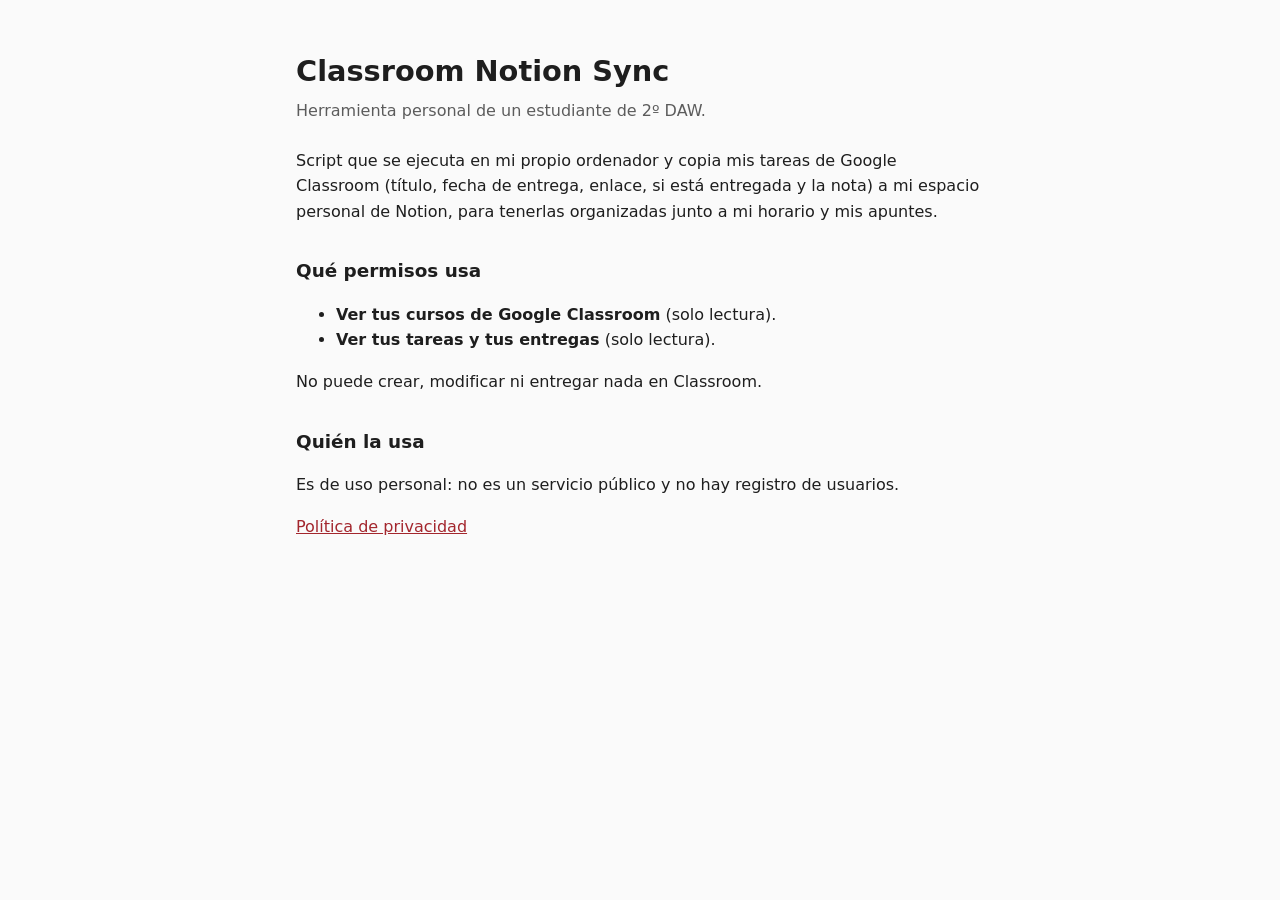
<file: classroom-sync/index.html>
<!doctype html>
<html lang="es">
<head>
<meta charset="utf-8">
<meta name="viewport" content="width=device-width, initial-scale=1">
<meta http-equiv="Content-Security-Policy" content="default-src 'none'; style-src 'self'; base-uri 'none'; form-action 'none'">
<meta name="referrer" content="no-referrer">
<title>Classroom Notion Sync</title>
<link rel="stylesheet" href="doc.css">
</head>
<body>
<main>
  <h1>Classroom Notion Sync</h1>
  <p class="sub">Herramienta personal de un estudiante de 2º DAW.</p>

  <p>Script que se ejecuta en mi propio ordenador y copia mis tareas de Google Classroom
  (título, fecha de entrega, enlace, si está entregada y la nota) a mi espacio personal de Notion,
  para tenerlas organizadas junto a mi horario y mis apuntes.</p>

  <h2>Qué permisos usa</h2>
  <ul>
    <li><strong>Ver tus cursos de Google Classroom</strong> (solo lectura).</li>
    <li><strong>Ver tus tareas y tus entregas</strong> (solo lectura).</li>
  </ul>
  <p>No puede crear, modificar ni entregar nada en Classroom.</p>

  <h2>Quién la usa</h2>
  <p>Es de uso personal: no es un servicio público y no hay registro de usuarios.</p>

  <p><a href="privacidad.html">Política de privacidad</a></p>
</main>
</body>
</html>
</file>
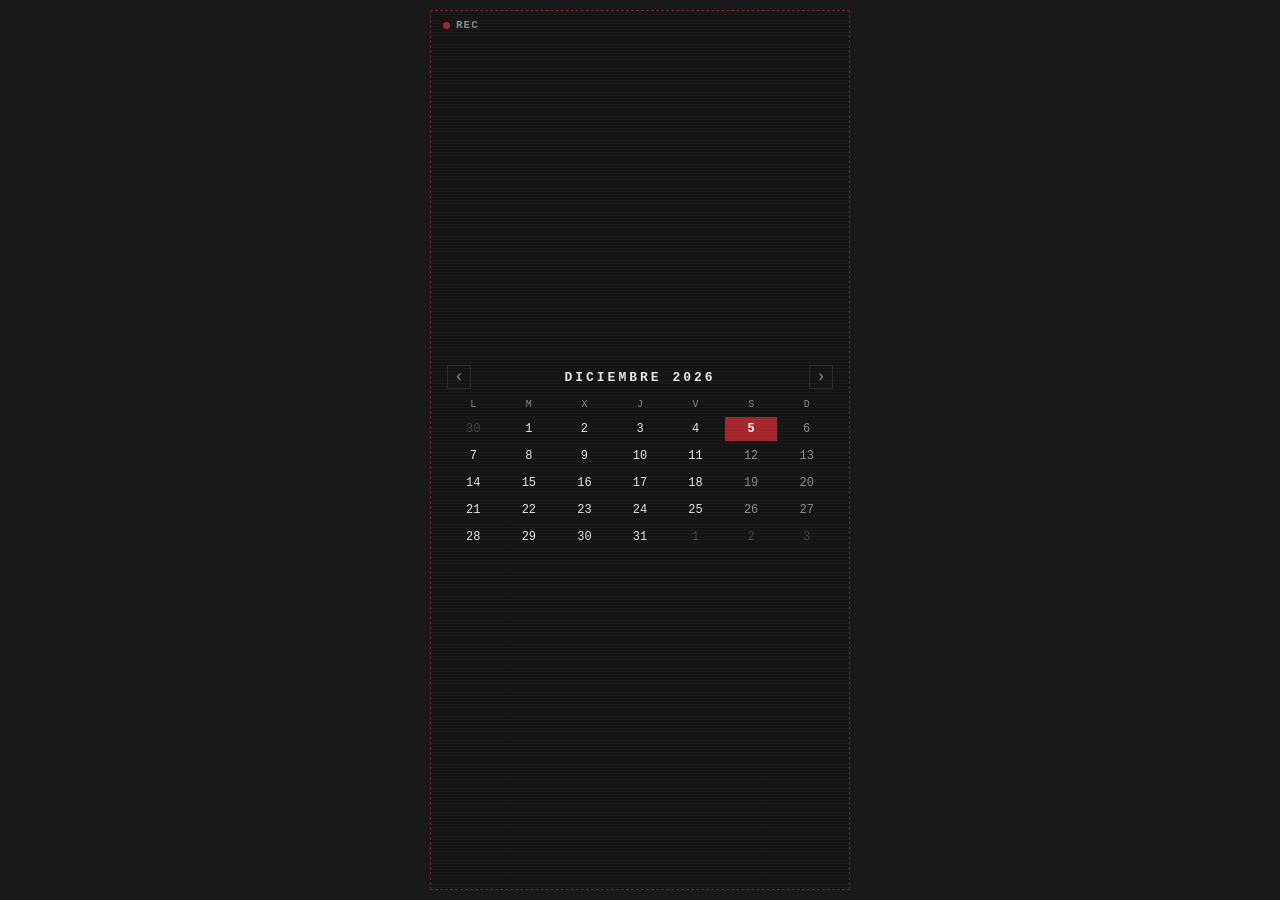
<file: calendario.html>
<!doctype html>
<html lang="es">
<head>
<meta charset="utf-8">
<meta name="viewport" content="width=device-width, initial-scale=1">
<meta http-equiv="Content-Security-Policy" content="default-src 'none'; style-src 'self'; script-src 'self'; base-uri 'none'; form-action 'none'">
<meta name="referrer" content="no-referrer">
<title>Mini calendario</title>
<link rel="stylesheet" href="widget.css">
<link rel="stylesheet" href="calendario.css">
<script src="theme.js"></script>
</head>
<body>
<div class="card">
  <div class="rec"><i></i>REC</div>
  <div class="head">
    <button id="prev" aria-label="Mes anterior">‹</button>
    <h1 id="title">—</h1>
    <button id="next" aria-label="Mes siguiente">›</button>
  </div>
  <div class="grid" id="grid"></div>
</div>
<script src="calendario.js"></script>
</body>
</html>
</file>
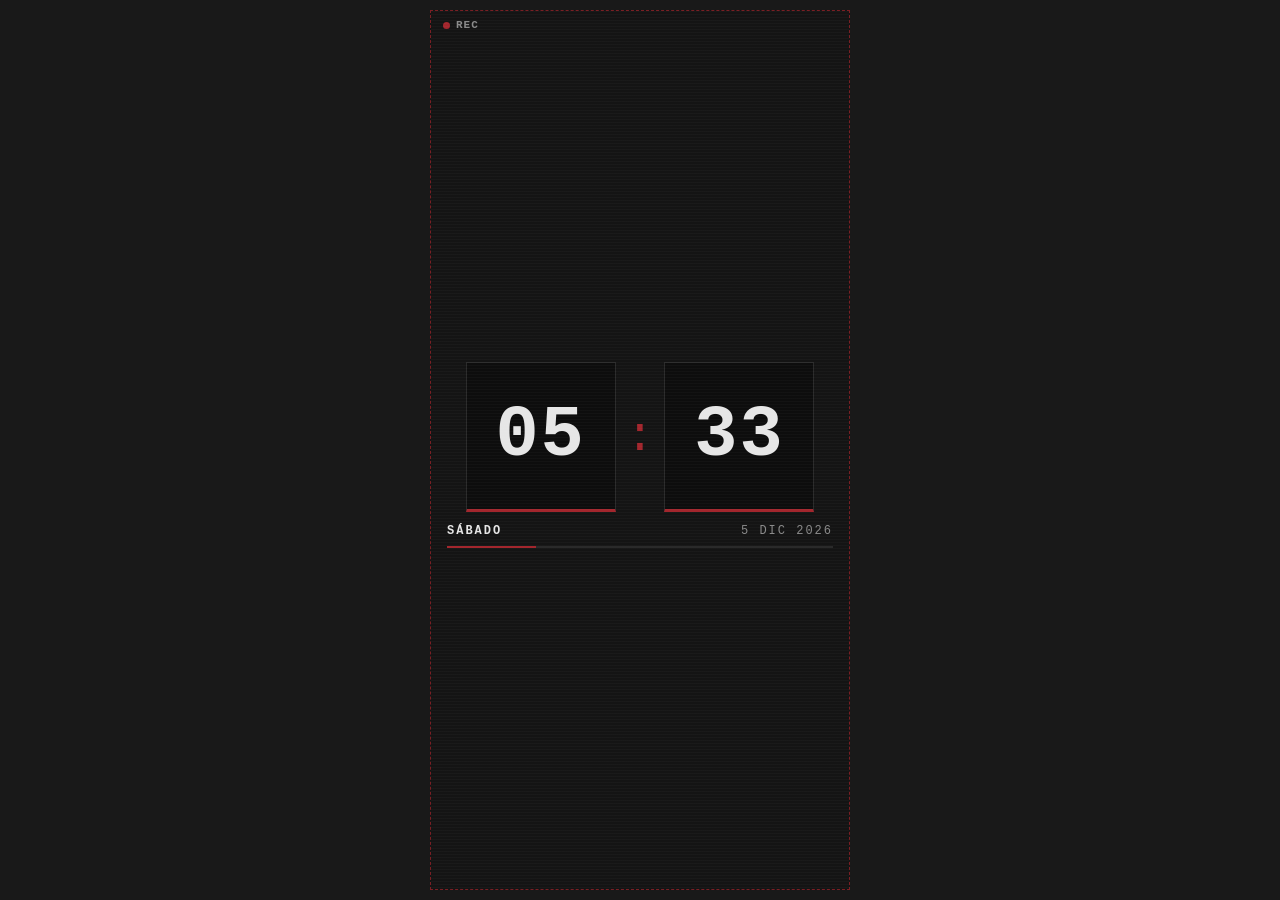
<file: reloj.html>
<!doctype html>
<html lang="es">
<head>
<meta charset="utf-8">
<meta name="viewport" content="width=device-width, initial-scale=1">
<meta http-equiv="Content-Security-Policy" content="default-src 'none'; style-src 'self'; script-src 'self'; base-uri 'none'; form-action 'none'">
<meta name="referrer" content="no-referrer">
<title>Reloj</title>
<link rel="stylesheet" href="widget.css">
<link rel="stylesheet" href="reloj.css">
<script src="theme.js"></script>
</head>
<body>
<div class="card">
  <div class="rec"><i></i>REC</div>
  <div class="clock">
    <div class="digit" id="hh">00</div>
    <div class="colon">:</div>
    <div class="digit" id="mm">00</div>
  </div>
  <div class="meta"><b id="day">—</b><span id="date">—</span></div>
  <div class="bar"><span id="progress"></span></div>
</div>
<script src="reloj.js"></script>
</body>
</html>
</file>
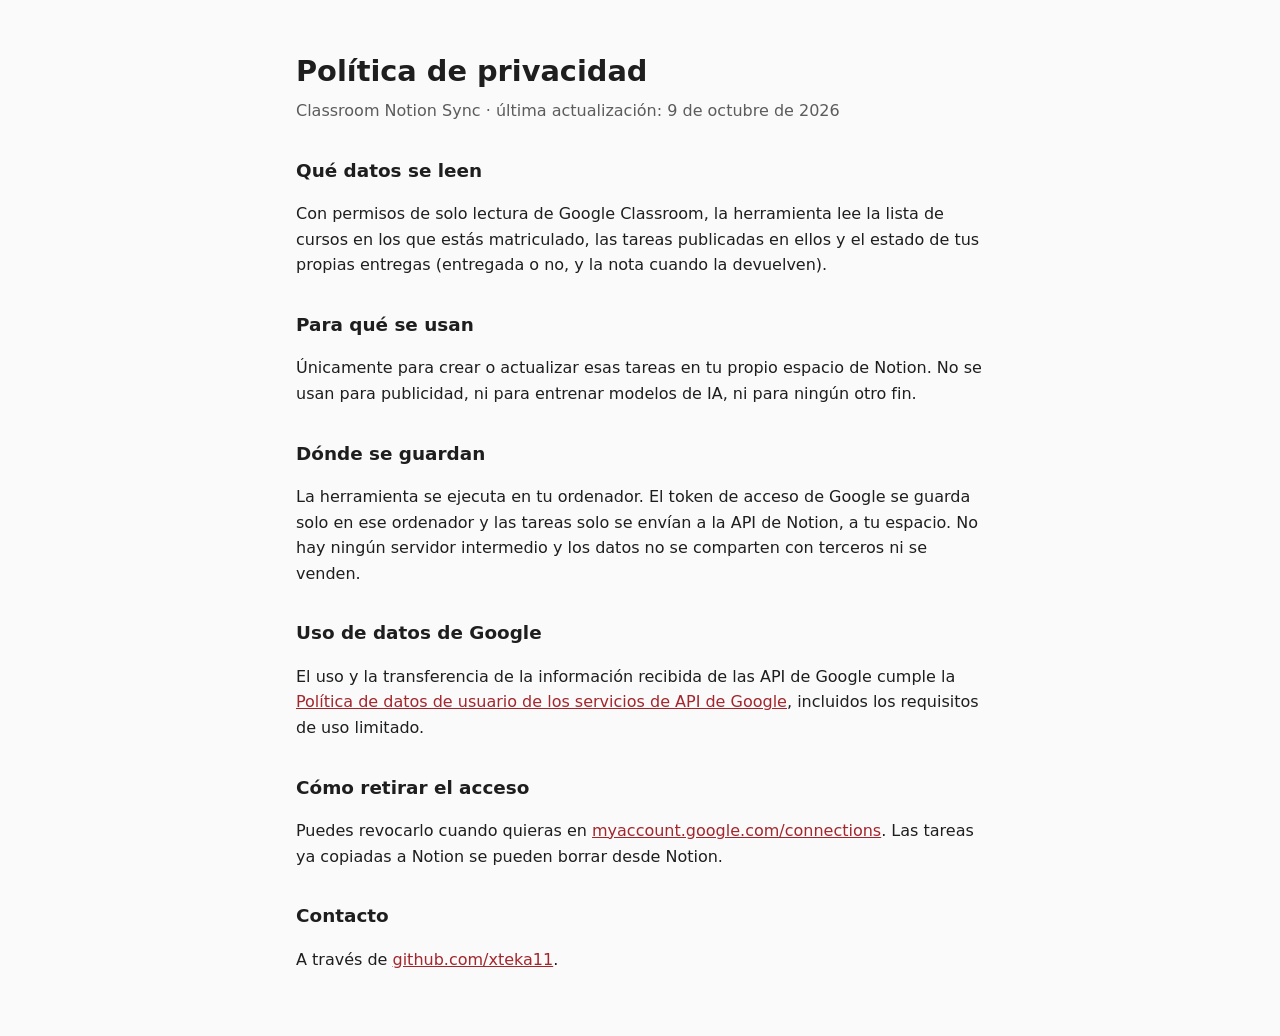
<file: classroom-sync/privacidad.html>
<!doctype html>
<html lang="es">
<head>
<meta charset="utf-8">
<meta name="viewport" content="width=device-width, initial-scale=1">
<meta http-equiv="Content-Security-Policy" content="default-src 'none'; style-src 'self'; base-uri 'none'; form-action 'none'">
<meta name="referrer" content="no-referrer">
<title>Privacidad · Classroom Notion Sync</title>
<link rel="stylesheet" href="doc.css">
</head>
<body>
<main>
  <h1>Política de privacidad</h1>
  <p class="sub">Classroom Notion Sync · última actualización: 9 de octubre de 2026</p>

  <h2>Qué datos se leen</h2>
  <p>Con permisos de solo lectura de Google Classroom, la herramienta lee la lista de cursos en los que
  estás matriculado, las tareas publicadas en ellos y el estado de tus propias entregas (entregada o no, y la nota
  cuando la devuelven).</p>

  <h2>Para qué se usan</h2>
  <p>Únicamente para crear o actualizar esas tareas en tu propio espacio de Notion. No se usan para publicidad,
  ni para entrenar modelos de IA, ni para ningún otro fin.</p>

  <h2>Dónde se guardan</h2>
  <p>La herramienta se ejecuta en tu ordenador. El token de acceso de Google se guarda solo en ese ordenador
  y las tareas solo se envían a la API de Notion, a tu espacio. No hay ningún servidor intermedio
  y los datos no se comparten con terceros ni se venden.</p>

  <h2>Uso de datos de Google</h2>
  <p>El uso y la transferencia de la información recibida de las API de Google cumple la
  <a href="https://developers.google.com/terms/api-services-user-data-policy">Política de datos de usuario de los servicios de API de Google</a>,
  incluidos los requisitos de uso limitado.</p>

  <h2>Cómo retirar el acceso</h2>
  <p>Puedes revocarlo cuando quieras en
  <a href="https://myaccount.google.com/connections">myaccount.google.com/connections</a>.
  Las tareas ya copiadas a Notion se pueden borrar desde Notion.</p>

  <h2>Contacto</h2>
  <p>A través de <a href="https://github.com/xteka11">github.com/xteka11</a>.</p>
</main>
</body>
</html>
</file>
<file: classroom-sync/doc.css>
:root {
  --bg: #fafafa;
  --text: #1e1e1e;
  --muted: #5c5c5c;
  --accent: #a3262d;
}
@media (prefers-color-scheme: dark) {
  :root { --bg: #191919; --text: #e6e6e6; --muted: #9a9a9a; --accent: #d0474f; }
}
* { box-sizing: border-box; }
body {
  margin: 0;
  background: var(--bg);
  color: var(--text);
  font: 16px/1.6 system-ui, -apple-system, "Segoe UI", sans-serif;
}
main { max-width: 720px; margin: 0 auto; padding: 48px 16px; }
h1 { font-size: 1.8rem; margin: 0 0 4px; }
h2 { font-size: 1.15rem; margin: 32px 0 8px; }
p, li { color: var(--text); }
.sub { color: var(--muted); margin: 0 0 24px; }
a { color: var(--accent); }
</file>
<file: widget.css>
/* Tema por defecto: rojo burdeos. ?t=morado cambia a morado. */
:root {
  --bg: #191919;
  --card: #141414;
  --text: #e6e6e6;
  --muted: #8a8a8a;
  --line: #2a2a2a;
  --accent: #a3262d;
  --accent-soft: #7a1f24;
}
:root[data-theme="morado"] {
  --accent: #8e4fc4;
  --accent-soft: #4f2a73;
}

* { box-sizing: border-box; margin: 0; padding: 0; }

html, body {
  height: 100%;
  background: var(--bg);
  color: var(--text);
  font-family: "Courier New", ui-monospace, monospace;
  overflow: hidden;
}

body {
  display: flex;
  align-items: center;
  justify-content: center;
  padding: 10px;
}

.card {
  position: relative;
  width: 100%;
  height: 100%;
  max-width: 420px;
  background: var(--card);
  border: 1px dashed var(--accent-soft);
  padding: 14px 16px;
  display: flex;
  flex-direction: column;
  justify-content: center;
  overflow: hidden;
}

/* Scanlines VHS */
.card::after {
  content: "";
  position: absolute;
  inset: 0;
  pointer-events: none;
  background: repeating-linear-gradient(to bottom, rgba(255, 255, 255, 0.025) 0 1px, transparent 1px 3px);
}

.rec {
  position: absolute;
  top: 8px;
  left: 12px;
  font-size: 11px;
  font-weight: bold;
  letter-spacing: 1px;
  color: var(--muted);
  display: flex;
  align-items: center;
  gap: 6px;
}

.rec i {
  width: 7px;
  height: 7px;
  border-radius: 50%;
  background: var(--accent);
  animation: blink 1.2s steps(1) infinite;
}

@keyframes blink { 50% { opacity: 0; } }

/* Tema cómic (estilo pfp): colores planos, contorno negro grueso, sombra dura, trama de puntos */
:root[data-theme="comic"] {
  --bg: #191919;
  --card: #f4e4c1;
  --text: #111;
  --muted: #5a4a32;
  --line: #111;
  --accent: #f26b1d;
  --accent-soft: #2b5fa8;
}
:root[data-theme="comic"] body { font-family: "Arial Black", Impact, "Helvetica Neue", sans-serif; }
:root[data-theme="comic"] .card {
  border: 3px solid #111;
  box-shadow: 6px 6px 0 #111;
  background-image: radial-gradient(rgba(17, 17, 17, 0.12) 1px, transparent 1.4px);
  background-size: 8px 8px;
  margin: 0 6px 6px 0;
}
:root[data-theme="comic"] .card::after { display: none; }
:root[data-theme="comic"] .rec { color: #111; }
:root[data-theme="comic"] .rec i {
  border-radius: 0;
  width: 10px;
  height: 10px;
  clip-path: polygon(50% 0, 61% 35%, 98% 35%, 68% 57%, 79% 91%, 50% 70%, 21% 91%, 32% 57%, 2% 35%, 39% 35%);
}

/* Tema noche (versión final): limpio, sin marco, se funde con Notion oscuro; acento rojo */
:root[data-theme="noche"] {
  --bg: #191919;
  --card: #191919;
  --text: #f1eeee;
  --muted: #8e8686;
  --line: #2e2a2a;
  --accent: #e0303a;
  --accent-soft: #3a1416;
}
:root[data-theme="noche"] body { font-family: system-ui, -apple-system, "Segoe UI", sans-serif; }
:root[data-theme="noche"] .card { border: 0; max-width: 460px; padding: 10px 6px; }
:root[data-theme="noche"] .card::after { display: none; }
:root[data-theme="noche"] .rec { display: none; }
</file>
<file: calendario.css>
.head { display: flex; align-items: center; justify-content: space-between; margin: 14px 0 10px; }
.head h1 { font-size: 13px; letter-spacing: 3px; text-transform: uppercase; }
.head button {
  background: none;
  border: 1px solid var(--line);
  color: var(--muted);
  font: inherit;
  width: 24px;
  height: 24px;
  cursor: pointer;
}
.head button:hover { color: var(--text); border-color: var(--accent); }
.grid { display: grid; grid-template-columns: repeat(7, 1fr); gap: 3px; text-align: center; font-size: 12px; }
.grid .dow { color: var(--muted); font-size: 10px; padding-bottom: 4px; }
.grid .d { padding: 5px 0; color: var(--text); }
.grid .d.out { color: #444; }
.grid .d.we { color: var(--muted); }
.grid .d.today { background: var(--accent); color: #fff; font-weight: bold; }

:root[data-theme="comic"] .head button { border: 2px solid #111; color: #111; background: #fff; box-shadow: 2px 2px 0 #111; }
:root[data-theme="comic"] .grid .d.out { color: #b9a582; }
:root[data-theme="comic"] .grid .d.today { border: 2px solid #111; box-shadow: 2px 2px 0 #111; color: #111; }

:root[data-theme="noche"] .head { margin: 0 0 12px; }
:root[data-theme="noche"] .head h1 { font-size: 15px; font-weight: 800; letter-spacing: 4px; }
:root[data-theme="noche"] .head button { border: 0; border-radius: 50%; color: var(--muted); font-size: 18px; }
:root[data-theme="noche"] .head button:hover { color: var(--accent); }
:root[data-theme="noche"] .grid { gap: 4px; font-size: 13px; }
:root[data-theme="noche"] .grid .dow { font-weight: 700; letter-spacing: 1px; }
:root[data-theme="noche"] .grid .d { border-radius: 50%; width: 28px; height: 28px; margin: 0 auto; display: flex; align-items: center; justify-content: center; padding: 0; }
:root[data-theme="noche"] .grid .d.out { color: #3d3838; }
:root[data-theme="noche"] .grid .d.today { background: var(--accent); color: #fff; font-weight: 800; }
</file>
<file: reloj.css>
.clock { display: flex; align-items: center; justify-content: center; gap: 10px; margin-top: 10px; }
.digit {
  flex: 1;
  max-width: 150px;
  aspect-ratio: 1 / 1;
  background: #0d0d0d;
  border: 1px solid var(--line);
  border-bottom: 3px solid var(--accent);
  display: flex;
  align-items: center;
  justify-content: center;
  font-size: clamp(32px, 16vw, 72px);
  font-weight: bold;
  letter-spacing: 2px;
}
.colon { font-size: clamp(24px, 10vw, 48px); color: var(--accent); animation: blink 1s steps(1) infinite; }
.meta { display: flex; justify-content: space-between; margin-top: 12px; font-size: 12px; letter-spacing: 2px; color: var(--muted); text-transform: uppercase; }
.meta b { color: var(--text); }
.bar { height: 2px; background: var(--line); margin-top: 8px; }
.bar span { display: block; height: 100%; width: 0; background: var(--accent); transition: width 0.5s linear; }

:root[data-theme="comic"] .digit {
  background: var(--accent-soft);
  color: #fff;
  border: 3px solid #111;
  box-shadow: 4px 4px 0 #111;
  text-shadow: 3px 3px 0 #111;
}
:root[data-theme="comic"] .colon { color: #111; }
:root[data-theme="comic"] .bar { height: 8px; border: 2px solid #111; background: #fff; }

:root[data-theme="noche"] .clock { gap: 4px; margin-top: 0; justify-content: flex-start; }
:root[data-theme="noche"] .digit {
  flex: none;
  max-width: none;
  aspect-ratio: auto;
  background: none;
  border: 0;
  font-size: clamp(44px, 22vw, 96px);
  font-weight: 800;
  letter-spacing: -2px;
  line-height: 1;
  font-variant-numeric: tabular-nums;
}
:root[data-theme="noche"] .colon { font-size: clamp(36px, 16vw, 80px); font-weight: 800; line-height: 1; }
:root[data-theme="noche"] .meta { letter-spacing: 3px; font-size: 11px; margin-top: 10px; }
:root[data-theme="noche"] .meta b { color: var(--accent); }
:root[data-theme="noche"] .bar { height: 3px; border-radius: 2px; margin-top: 10px; }
:root[data-theme="noche"] .bar span { border-radius: 2px; }
</file>
